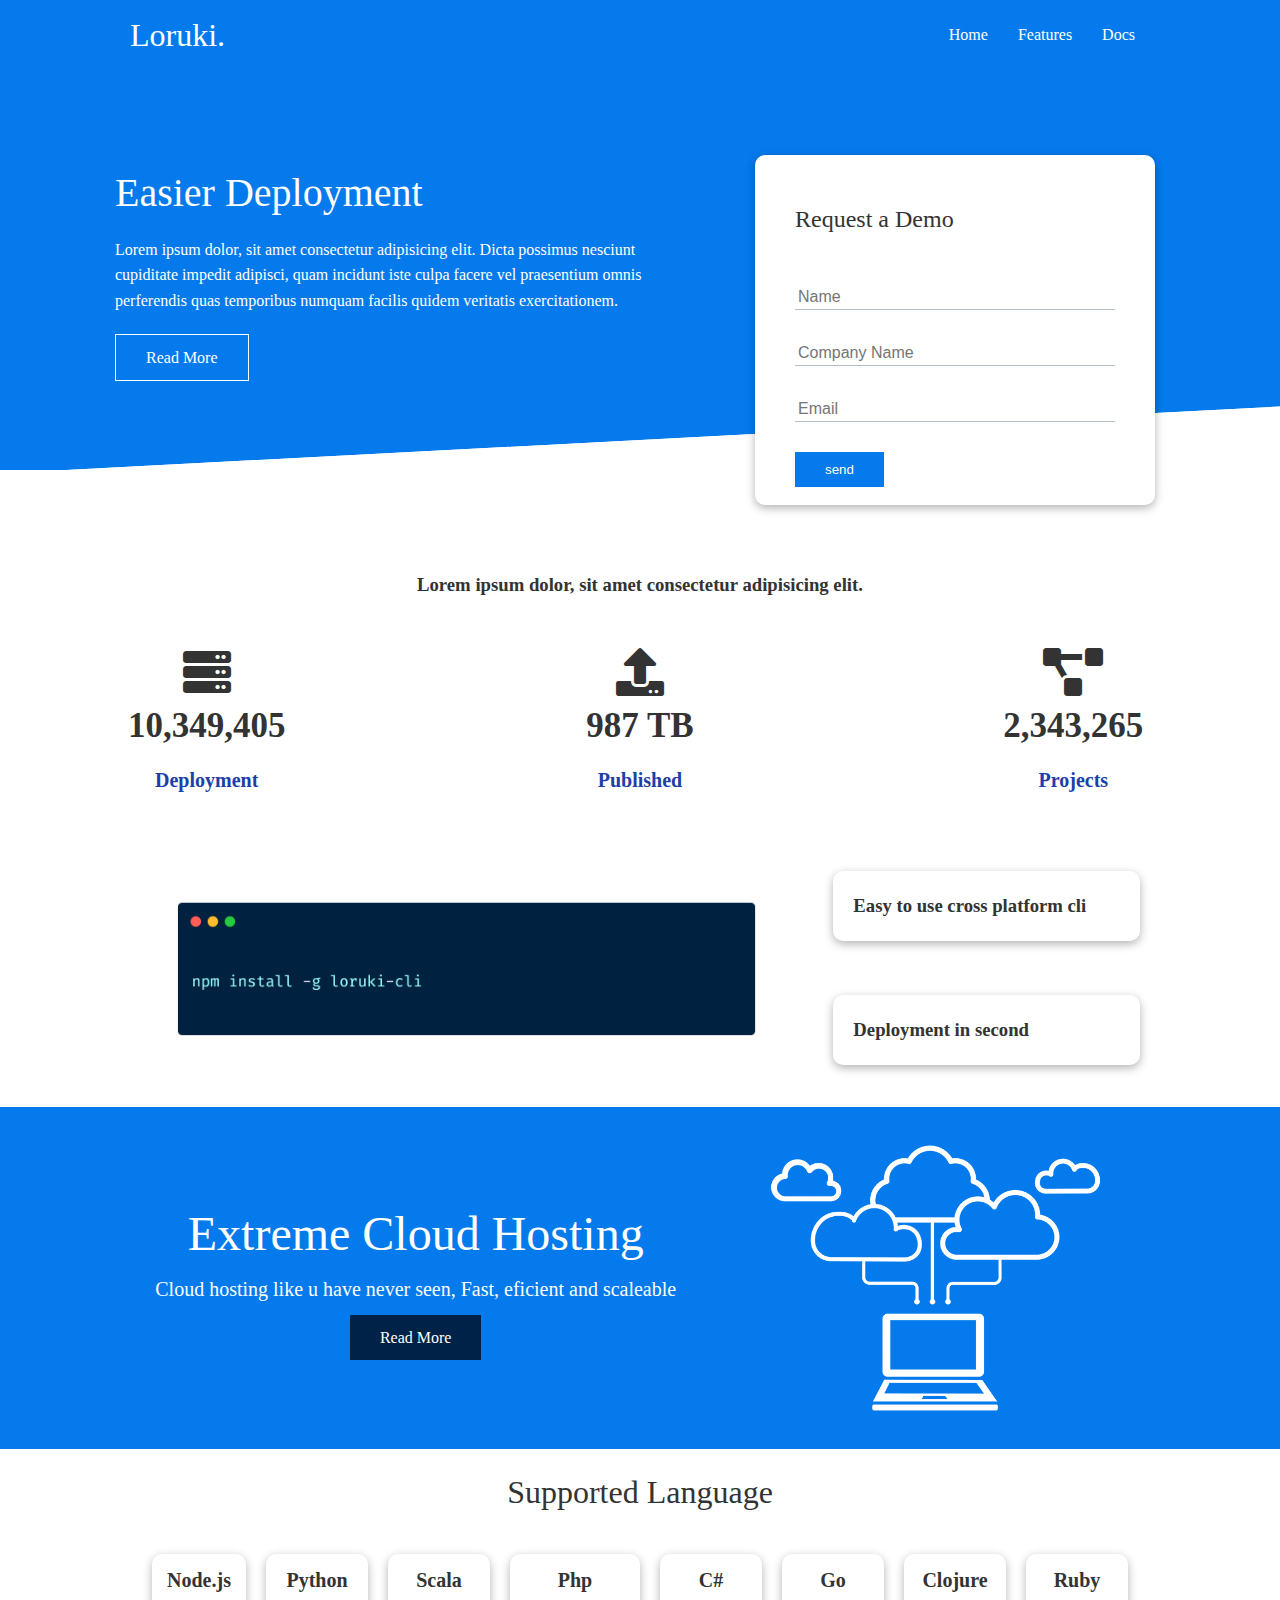
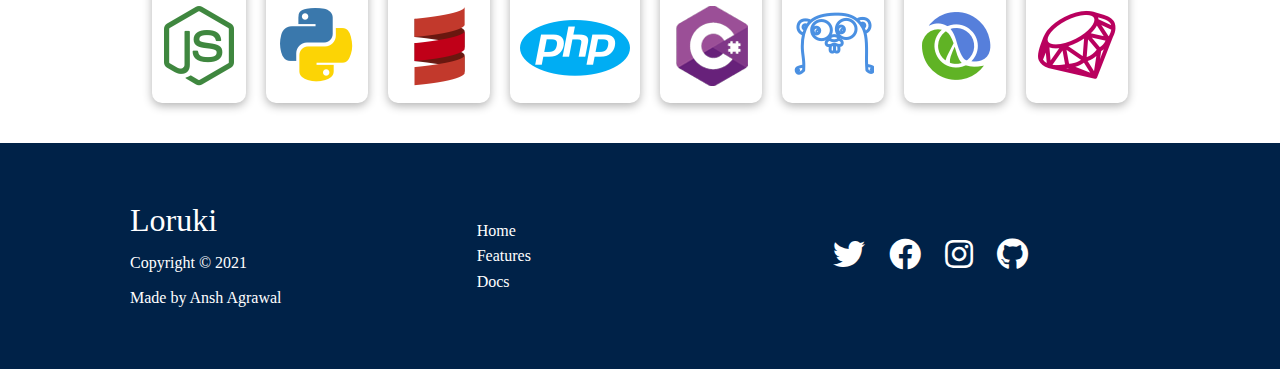
<file: index.html>
<!DOCTYPE html>
<html lang="en">
  <head>
    <meta charset="UTF-8" />
    <meta http-equiv="X-UA-Compatible" content="IE=edge" />
    <meta name="viewport" content="width=device-width, initial-scale=1.0" />

    <link rel="stylesheet" href="css/utilities.css" />
    <link rel="stylesheet" href="css/index.css" />
    <link
      rel="stylesheet"
      href="https://cdnjs.cloudflare.com/ajax/libs/font-awesome/5.15.3/css/all.min.css"
    />

    <title>Loruki</title>
  </head>
  <body>
    <div class="navbar">
      <div class="container flex">
        <h1 class="logo">Loruki.</h1>
        <nav>
          <ul>
            <li><a href="index.html">Home</a></li>
            <li><a href="features.html">Features</a></li>
            <li><a href="docs.html">Docs</a></li>
          </ul>
        </nav>
      </div>
    </div>
    <!-- showcase -->
    <section class="showcase">
      <div class="container grid">
        <div class="showcase-text">
          <h1>Easier Deployment</h1>
          <p>
            Lorem ipsum dolor, sit amet consectetur adipisicing elit. Dicta
            possimus nesciunt cupiditate impedit adipisci, quam incidunt iste
            culpa facere vel praesentium omnis perferendis quas temporibus
            numquam facilis quidem veritatis exercitationem.
          </p>
          <a href="features.html" class="btn btn-outline">Read More</a>
        </div>
        <div class="showcase-form card">
          <h2>Request a Demo</h2>
          <form
            name="contact"
            method="POST"
            netlify-honeypot="bot-field"
            data-netlify="true"
          >
            <input type="hidden" name="form-name" value="contact" />
            <p class="hidden">
              <label
                >Don’t fill this out if you’re human: <input name="bot-field"
              /></label>
            </p>
            <div class="form-control">
              <input type="text" name="name" placeholder="Name" />
            </div>
            <div class="form-control">
              <input type="text" name="company" placeholder="Company Name" />
            </div>
            <div class="form-control">
              <input type="email" name="email" placeholder="Email" />
            </div>
            <input type="submit" value="send" class="btn btn-primary" />
          </form>
        </div>
      </div>
    </section>

    <!-- stats -->
    <section class="stats">
      <div class="container"></div>
      <h3 class="stats-heading text-center my-1">
        Lorem ipsum dolor, sit amet consectetur adipisicing elit.
      </h3>
      <div class="grid grid-3 text-center my-4">
        <div>
          <i class="fas fa-server fa-3x"></i>
          <h3>10,349,405</h3>
          <p class="text-secondary">Deployment</p>
        </div>
        <div>
          <i class="fas fa-upload fa-3x"></i>
          <h3>987 TB</h3>
          <p class="text-secondary">Published</p>
        </div>
        <div>
          <i class="fas fa-project-diagram fa-3x"></i>
          <h3>2,343,265</h3>
          <p class="text-secondary">Projects</p>
        </div>
      </div>
    </section>
    <!-- cli -->
    <section class="cli">
      <div class="container grid">
        <img src="./images/cli.png" alt="cli" />
        <div class="card">
          <h3>Easy to use cross platform cli</h3>
        </div>
        <div class="card">
          <h3>Deployment in second</h3>
        </div>
      </div>
    </section>

    <!-- cloud -->
    <section class="cloud bg-primary my-2 py-2">
      <div class="container grid">
        <div class="text-center">
          <h1 class="lg">Extreme Cloud Hosting</h1>
          <p class="lead">
            Cloud hosting like u have never seen, Fast, eficient and scaleable
          </p>
          <a href="features.html" class="btn btn-dark">Read More</a>
        </div>
        <img src="./images/cloud.png" alt="cloud" />
      </div>
    </section>

    <!-- languages -->
    <section class="languages">
      <h2 class="md text-center my-2">Supported Language</h2>
      <div class="container flex">
        <div class="card">
          <h4>Node.js</h4>
          <img src="./images/logos/node.png" alt="node.js" />
        </div>
        <div class="card">
          <h4>Python</h4>
          <img src="./images/logos/python.png" alt="Python" />
        </div>
        <div class="card">
          <h4>Scala</h4>
          <img src="./images/logos/scala.png" alt="Scala" />
        </div>
        <div class="card">
          <h4>Php</h4>
          <img src="./images/logos/php.png" alt="Php" />
        </div>
        <div class="card">
          <h4>C#</h4>
          <img src="./images/logos/csharp.png" alt="c-sharp" />
        </div>
        <div class="card">
          <h4>Go</h4>
          <img src="./images/logos/go.png" alt="go" />
        </div>
        <div class="card">
          <h4>Clojure</h4>
          <img src="./images/logos/clojure.png" alt="clojure" />
        </div>
        <div class="card">
          <h4>Ruby</h4>
          <img src="./images/logos/ruby.png" alt="Ruby" />
        </div>
      </div>
    </section>
    <!-- footer -->
    <footer class="footer bg-dark py-4">
      <div class="container grid grid-3">
        <div>
          <h1>Loruki</h1>
          <p>Copyright &copy; 2021</p>
          <p>Made by Ansh Agrawal</p>
        </div>
        <nav>
          <ul>
            <li><a href="index.html">Home</a></li>
            <li><a href="features.html">Features</a></li>
            <li><a href="docs.html">Docs</a></li>
          </ul>
        </nav>
        <div class="social">
          <a href="#"><i class="fab fa-twitter fa-2x"></i></a>
          <a href="#"><i class="fab fa-facebook fa-2x"></i></a>
          <a href="#"><i class="fab fa-instagram fa-2x"></i></a>
          <a href="#"><i class="fab fa-github fa-2x"></i></a>
        </div>
      </div>
    </footer>
  </body>
</html>
</file>
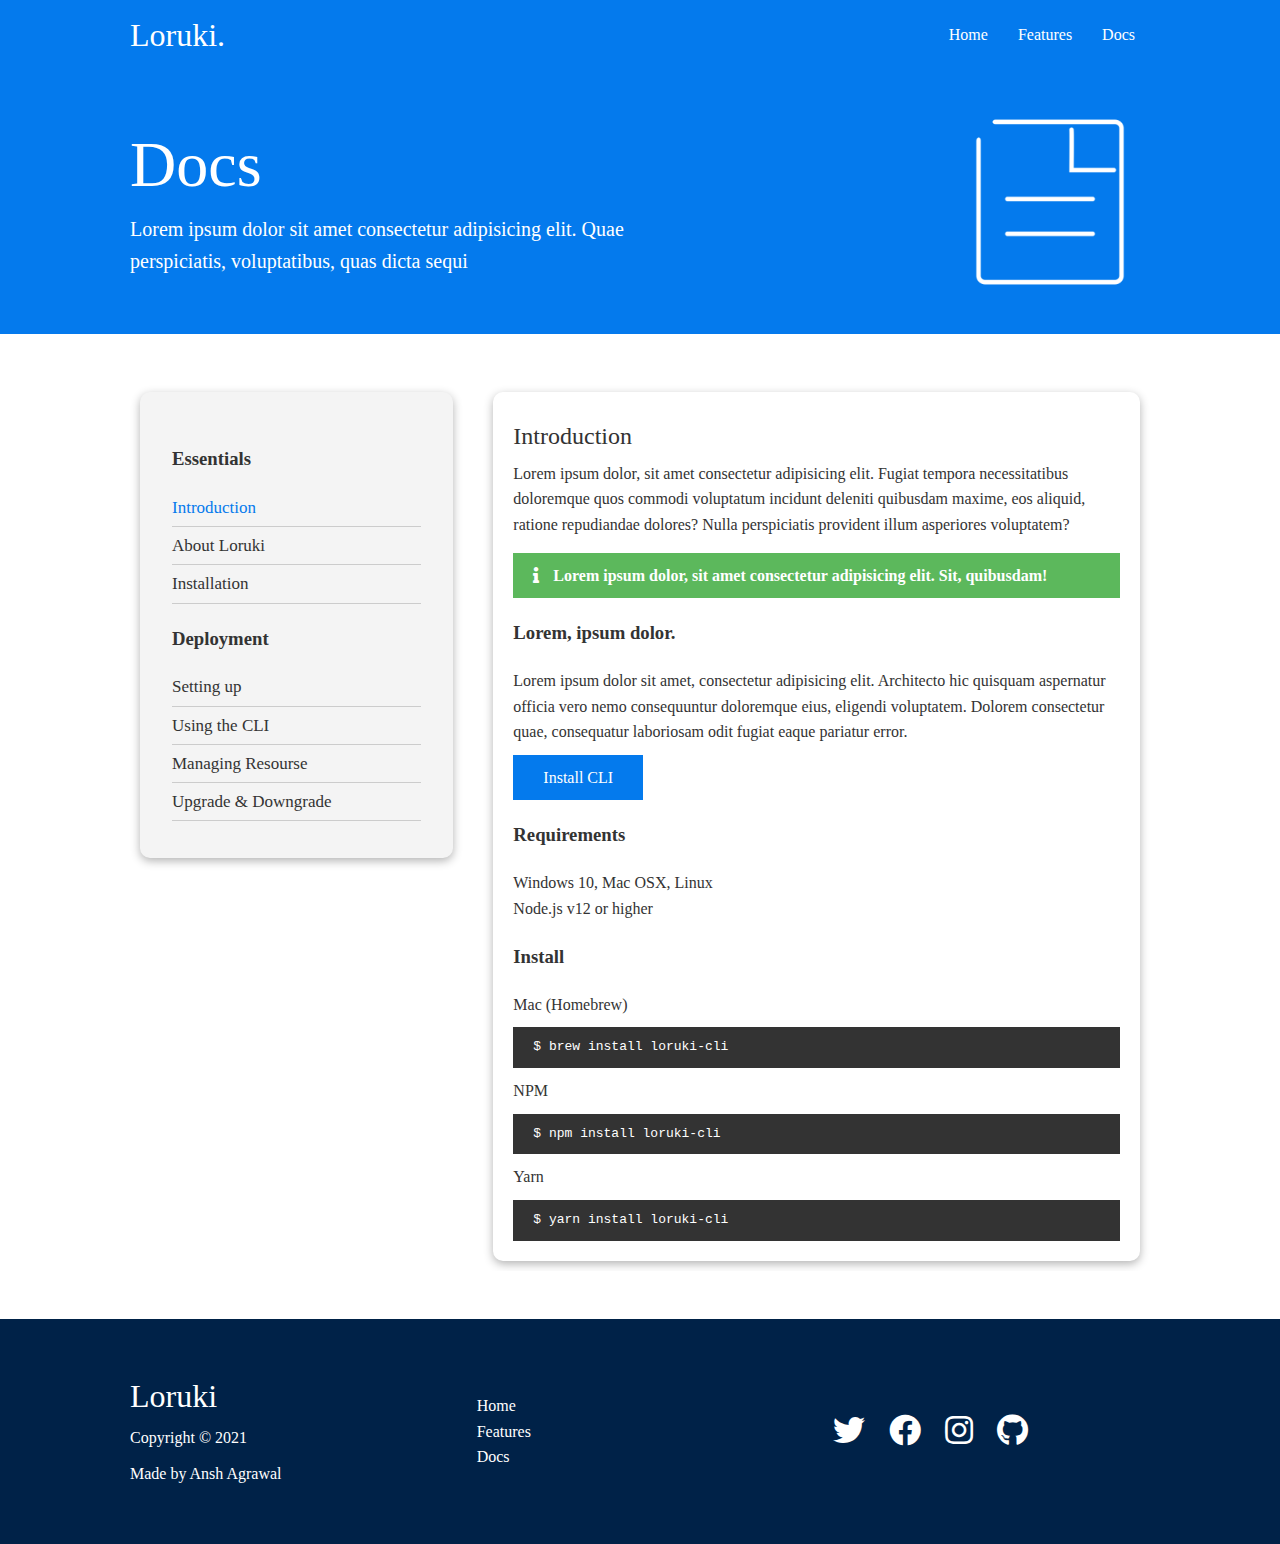
<file: docs.html>
<!DOCTYPE html>
<html lang="en">
  <head>
    <meta charset="UTF-8" />
    <meta http-equiv="X-UA-Compatible" content="IE=edge" />
    <meta name="viewport" content="width=device-width, initial-scale=1.0" />

    <link rel="stylesheet" href="css/utilities.css" />
    <link rel="stylesheet" href="css/index.css" />
    <link
      rel="stylesheet"
      href="https://cdnjs.cloudflare.com/ajax/libs/font-awesome/5.15.3/css/all.min.css"
    />

    <title>Loruki</title>
  </head>
  <body>
    <div class="navbar">
      <div class="container flex">
        <h1 class="logo">Loruki.</h1>
        <nav>
          <ul>
            <li><a href="index.html">Home</a></li>
            <li><a href="features.html">Features</a></li>
            <li><a href="docs.html">Docs</a></li>
          </ul>
        </nav>
      </div>
    </div>
    <!-- head  -->
    <section class="docs-head bg-primary py-3">
      <div class="container grid">
        <div>
          <h1 class="xl">Docs</h1>
          <p class="lead">
            Lorem ipsum dolor sit amet consectetur adipisicing elit. Quae
            perspiciatis, voluptatibus, quas dicta sequi
          </p>
        </div>
        <img src="./images/docs.png" alt="docs" />
      </div>
    </section>
    <section class="docs-main my-4">
      <div class="container grid">
        <div class="card bg-light p-3">
          <h3 class="my-2">Essentials</h3>
          <nav>
            <ul>
              <li><a href="#" class="text-primary">Introduction</a></li>
              <li><a href="#">About Loruki</a></li>
              <li><a href="#">Installation</a></li>
            </ul>
          </nav>
          <h3 class="my-2">Deployment</h3>
          <nav>
            <ul>
              <li><a href="#">Setting up</a></li>
              <li><a href="#">Using the CLI</a></li>
              <li><a href="#">Managing Resourse</a></li>
              <li><a href="#">Upgrade & Downgrade</a></li>
            </ul>
          </nav>
        </div>
        <div class="card">
          <h2>Introduction</h2>
          <p>
            Lorem ipsum dolor, sit amet consectetur adipisicing elit. Fugiat
            tempora necessitatibus doloremque quos commodi voluptatum incidunt
            deleniti quibusdam maxime, eos aliquid, ratione repudiandae dolores?
            Nulla perspiciatis provident illum asperiores voluptatem?
          </p>
          <div class="alert alert-success">
            <i class="fas fa-info"></i>
            Lorem ipsum dolor, sit amet consectetur adipisicing elit. Sit,
            quibusdam!
          </div>
          <h3>Lorem, ipsum dolor.</h3>
          <p>
            Lorem ipsum dolor sit amet, consectetur adipisicing elit. Architecto
            hic quisquam aspernatur officia vero nemo consequuntur doloremque
            eius, eligendi voluptatem. Dolorem consectetur quae, consequatur
            laboriosam odit fugiat eaque pariatur error.
          </p>
          <a href="#" class="btn btn-primary">Install CLI</a>
          <h3>Requirements</h3>
          <ul>
            <li>Windows 10, Mac OSX, Linux</li>
            <li>Node.js v12 or higher</li>
          </ul>
          <h3>Install</h3>
          <p>Mac (Homebrew)</p>
          <pre><code>$ brew install loruki-cli</code></pre>
          <p>NPM</p>
          <pre><code>$ npm install loruki-cli</code></pre>
          <p>Yarn</p>
          <pre><code>$ yarn install loruki-cli</code></pre>
        </div>
      </div>
    </section>
    <!-- footer  -->
    <footer class="footer bg-dark py-4">
      <div class="container grid grid-3">
        <div>
          <h1>Loruki</h1>
          <p>Copyright &copy; 2021</p>
          <p>Made by Ansh Agrawal</p>
        </div>
        <nav>
          <ul>
            <li><a href="index.html">Home</a></li>
            <li><a href="features.html">Features</a></li>
            <li><a href="docs.html">Docs</a></li>
          </ul>
        </nav>
        <div class="social">
          <a href="#"><i class="fab fa-twitter fa-2x"></i></a>
          <a href="#"><i class="fab fa-facebook fa-2x"></i></a>
          <a href="#"><i class="fab fa-instagram fa-2x"></i></a>
          <a href="#"><i class="fab fa-github fa-2x"></i></a>
        </div>
      </div>
    </footer>
  </body>
</html>
</file>
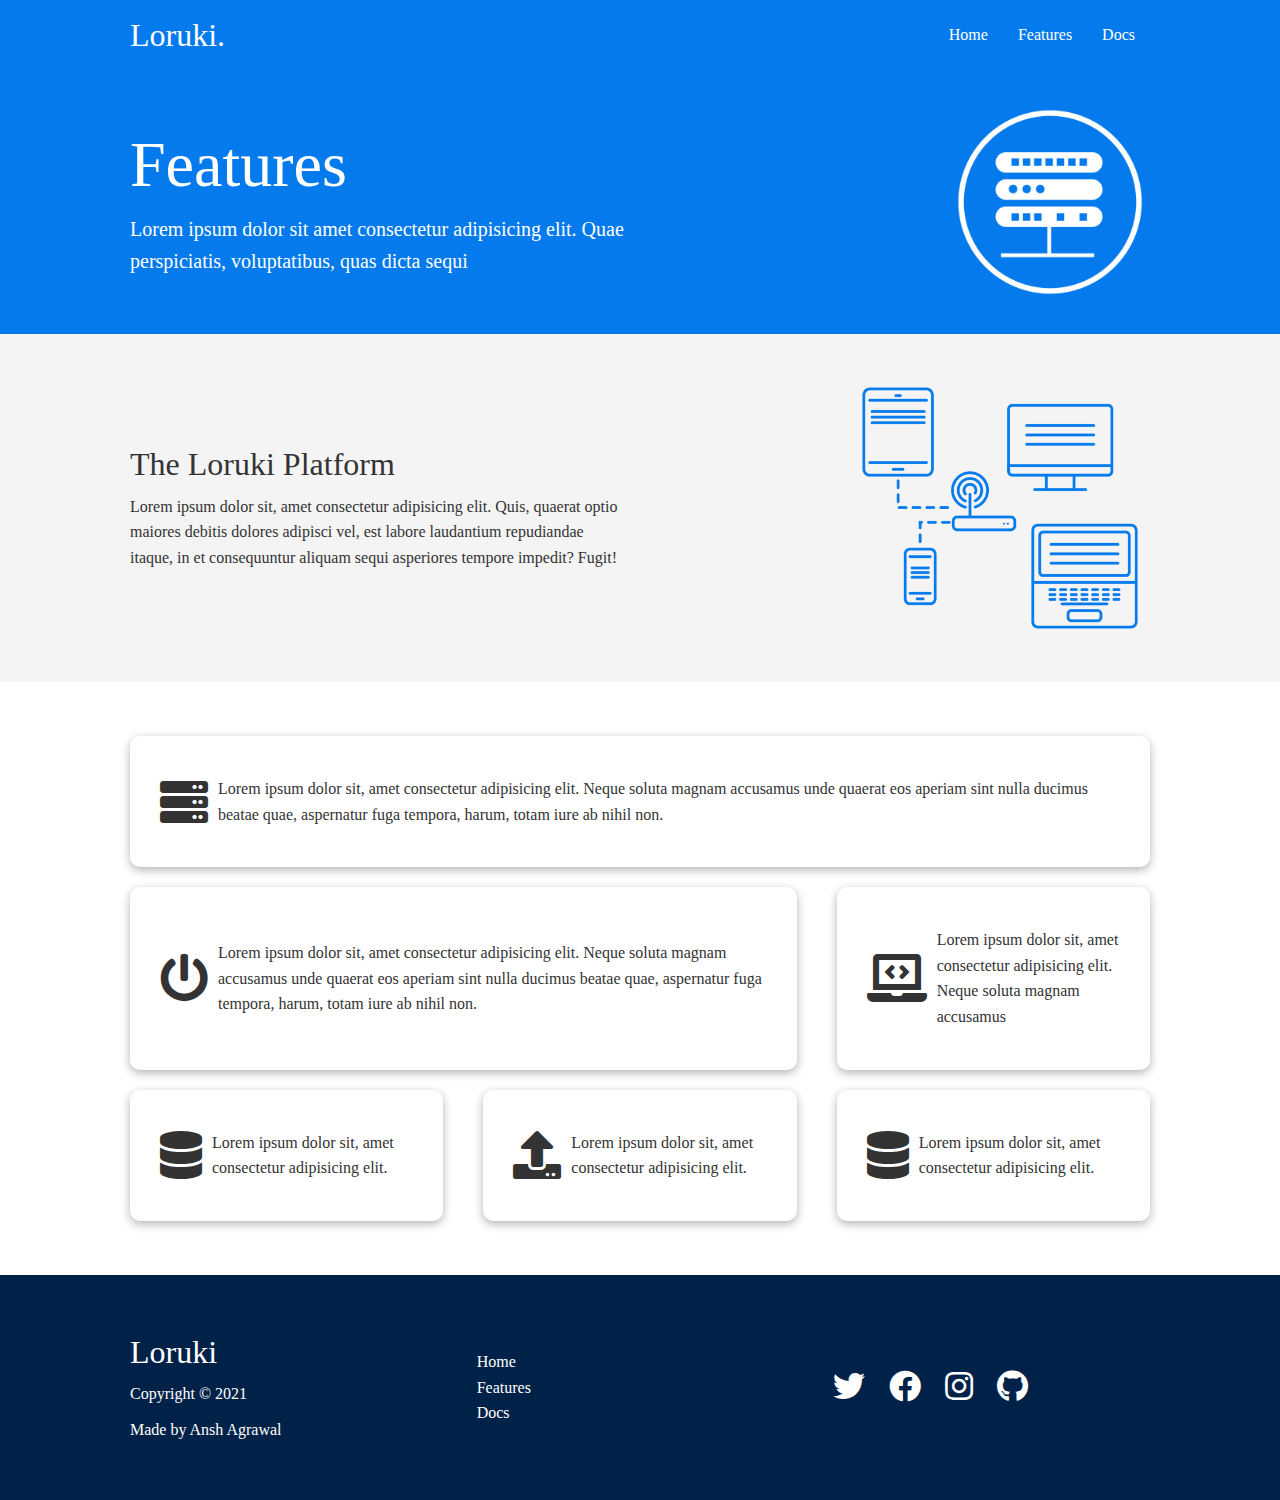
<file: features.html>
<!DOCTYPE html>
<html lang="en">
  <head>
    <meta charset="UTF-8" />
    <meta http-equiv="X-UA-Compatible" content="IE=edge" />
    <meta name="viewport" content="width=device-width, initial-scale=1.0" />

    <link rel="stylesheet" href="css/utilities.css" />
    <link rel="stylesheet" href="css/index.css" />
    <link
      rel="stylesheet"
      href="https://cdnjs.cloudflare.com/ajax/libs/font-awesome/5.15.3/css/all.min.css"
    />

    <title>Loruki</title>
  </head>
  <body>
    <div class="navbar">
      <div class="container flex">
        <h1 class="logo">Loruki.</h1>
        <nav>
          <ul>
            <li><a href="index.html">Home</a></li>
            <li><a href="features.html">Features</a></li>
            <li><a href="docs.html">Docs</a></li>
          </ul>
        </nav>
      </div>
    </div>
    <!-- head  -->
    <section class="features-head bg-primary py-3">
      <div class="container grid">
        <div>
          <h1 class="xl">Features</h1>
          <p class="lead">
            Lorem ipsum dolor sit amet consectetur adipisicing elit. Quae
            perspiciatis, voluptatibus, quas dicta sequi
          </p>
        </div>
        <img src="./images/server.png" alt="server" />
      </div>
    </section>

    <!-- sub head  -->
    <section class="features-sub-head bg-light py-2">
      <div class="container grid">
        <div>
          <h1 class="md">The Loruki Platform</h1>
          <p>
            Lorem ipsum dolor sit, amet consectetur adipisicing elit. Quis,
            quaerat optio maiores debitis dolores adipisci vel, est labore
            laudantium repudiandae itaque, in et consequuntur aliquam sequi
            asperiores tempore impedit? Fugit!
          </p>
        </div>
        <img src="./images/server2.png" alt="server" />
      </div>
    </section>

    <section class="features-main my-2">
      <div class="container grid grid-3">
        <div class="card flex">
          <i class="fas fa-server fa-3x"></i>
          <p>
            Lorem ipsum dolor sit, amet consectetur adipisicing elit. Neque
            soluta magnam accusamus unde quaerat eos aperiam sint nulla ducimus
            beatae quae, aspernatur fuga tempora, harum, totam iure ab nihil
            non.
          </p>
        </div>
        <div class="card flex">
          <i class="fas fa-power-off fa-3x"></i>
          <p>
            Lorem ipsum dolor sit, amet consectetur adipisicing elit. Neque
            soluta magnam accusamus unde quaerat eos aperiam sint nulla ducimus
            beatae quae, aspernatur fuga tempora, harum, totam iure ab nihil
            non.
          </p>
        </div>
        <div class="card flex">
          <i class="fas fa-laptop-code fa-3x"></i>
          <p>
            Lorem ipsum dolor sit, amet consectetur adipisicing elit. Neque
            soluta magnam accusamus
          </p>
        </div>
        <div class="card flex">
          <i class="fas fa-database fa-3x"></i>
          <p>Lorem ipsum dolor sit, amet consectetur adipisicing elit.</p>
        </div>
        <div class="card flex">
          <i class="fas fa-upload fa-3x"></i>
          <p>Lorem ipsum dolor sit, amet consectetur adipisicing elit.</p>
        </div>
        <div class="card flex">
          <i class="fas fa-database fa-3x"></i>
          <p>Lorem ipsum dolor sit, amet consectetur adipisicing elit.</p>
        </div>
      </div>
    </section>
    <!-- footer  -->
    <footer class="footer bg-dark py-4">
      <div class="container grid grid-3">
        <div>
          <h1>Loruki</h1>
          <p>Copyright &copy; 2021</p>
          <p>Made by Ansh Agrawal</p>
        </div>
        <nav>
          <ul>
            <li><a href="index.html">Home</a></li>
            <li><a href="features.html">Features</a></li>
            <li><a href="docs.html">Docs</a></li>
          </ul>
        </nav>
        <div class="social">
          <a href="#"><i class="fab fa-twitter fa-2x"></i></a>
          <a href="#"><i class="fab fa-facebook fa-2x"></i></a>
          <a href="#"><i class="fab fa-instagram fa-2x"></i></a>
          <a href="#"><i class="fab fa-github fa-2x"></i></a>
        </div>
      </div>
    </footer>
  </body>
</html>
</file>
<file: css/utilities.css>
.container {
  max-width: 1100px;
  padding: 0 40px;
  margin: 0 auto;
  overflow: hidden;
}

.card {
  background-color: white;
  color: #333;
  border-radius: 10px;
  box-shadow: 0 3px 10px rgba(0, 0, 0, 0.3);
  padding: 20px;
  margin: 10px;
}

.btn {
  display: inline-block;
  padding: 10px 30px;
  cursor: pointer;
  background: var(--primary-color);
  color: #fff;
  border: none;
}

.btn-outline {
  background-color: transparent;
  border: 1px #fff solid;
}

.btn:hover {
  transform: scale(0.98);
}

.bg-primary,
.btn-primary {
  background-color: var(--primary-color);
  color: #fff;
}
.bg-secondary,
.btn-secondary {
  background-color: var(--secondary-color);
  color: #fff;
}
.bg-dark,
.btn-dark {
  background-color: var(--dark-color);
  color: #fff;
}
.bg-light,
.btn-light {
  background-color: var(--light-color);
  color: #333;
}
.text-primary {
  color: var(--primary-color);
}
.text-secondary {
  color: var(--secondary-color);
}
.text-dark {
  color: var(--dark-color);
}
.text-light {
  color: var(--light-color);
}

.bg-primary a,
.btn-primary a,
.bg-secondary a,
.btn-secondary a,
.bg-dark a,
.btn-dark a {
  color: #fff;
}

.lead {
  font-size: 20px;
}

.sm {
  font-size: 1rem;
}

.md {
  font-size: 2rem;
}

.lg {
  font-size: 3rem;
}
.xl {
  font-size: 4rem;
}

.text-center {
  text-align: center;
}

.alert {
  background-color: var(--light-color);
  padding: 10px 20px;
  font-weight: bold;
  margin: 15px 0;
}

.alert i {
  margin-right: 10px;
}

.alert-success {
  background-color: var(--success-color);
  color: #fff;
}
.alert-error {
  background-color: var(--error-color);
  color: #fff;
}

.flex {
  display: flex;
  justify-content: center;
  align-items: center;
  height: 100%;
}

.grid {
  display: grid;
  grid-template-columns: repeat(2, 1fr);
  gap: 20px;
  justify-content: center;
  align-items: center;
  height: 100%;
}

.grid-3 {
  grid-template-columns: repeat(3, 1fr);
}

.my-1 {
  margin: 1rem 0;
}

.my-2 {
  margin: 1.5rem 0;
}

.my-3 {
  margin: 2rem 0;
}

.my-4 {
  margin: 3rem 0;
}

.m-1 {
  margin: 1rem;
}

.m-2 {
  margin: 1.5rem;
}

.m-3 {
  margin: 2rem;
}

.m-4 {
  margin: 3rem;
}

.py-1 {
  padding: 1rem 0;
}

.py-2 {
  padding: 1.5rem 0;
}

.py-3 {
  padding: 2rem 0;
}

.py-4 {
  padding: 3rem 0;
}

.p-1 {
  padding: 1rem;
}

.p-2 {
  padding: 1.5rem;
}

.p-3 {
  padding: 2rem;
}

.p-4 {
  padding: 3rem;
}
</file>
<file: css/index.css>
@import url("https://fonts.googleapis.com/css2?family=Lato:wght@300&display=swap");

:root {
  --primary-color: #047aed;
  --secondary-color: #1c3fa8;
  --dark-color: #002248;
  --light-color: #f4f4f4;
  --success-color: #5cb85c;
  --error-color: #d9534f;
}

* {
  box-sizing: border-box;
  padding: 0;
  margin: 0;
}

body {
  font-family: border-box;
  color: #333;
  line-height: 1.6;
}

ul {
  list-style-type: none;
}

a {
  text-decoration: none;
  color: #333;
}

h1,
h2 {
  font-weight: 300;
  line-height: 1.2;
  margin: 10px 0;
}

p {
  margin: 10px 0;
}

img {
  width: 100%;
}

.hidden {
  visibility: hidden;
  height: 0;
}

.navbar {
  background-color: var(--primary-color);
  color: #fff;
  height: 70px;
}

.navbar ul {
  display: flex;
}

.navbar a {
  padding: 10px;
  margin: 0 5px;
  color: #fff;
}

.navbar a:hover {
  border-bottom: 2px #fff solid;
}

.navbar .flex {
  justify-content: space-between;
}
/* Showcase */

.showcase {
  background-color: var(--primary-color);
  height: 400px;
  color: #fff;
  position: relative;
}

.showcase h1 {
  font-size: 40px;
}

.showcase p {
  margin: 20px 0;
}

.showcase .grid {
  overflow: visible;
  grid-template-columns: 55% 45%;
  gap: 30px;
}

.showcase-text {
  animation: slideInFromLeft 1s ease-in;
}

.showcase-form {
  position: relative;
  top: 60px;
  height: 350px;
  width: 400px;
  padding: 40px;
  z-index: 100;
  justify-self: flex-end;
  animation: slideInFromRight 1s ease-in;
}

.showcase-form .form-control {
  margin: 30px 0;
}
.showcase-form .form-control input {
  border: 0;
  border-bottom: 1px solid #b4becb;
  width: 100%;
  padding: 3px;
  font-size: 16px;
  outline: none;
}

.showcase::before,
.showcase::after {
  content: "";
  position: absolute;
  height: 100px;
  bottom: -70px;
  right: 0;
  left: 0;
  background: #fff;
  transform: skewY(-3deg);
  -webkit-transform: skewY(-3deg);
  -moz-transform: skewY(-3deg);
  -ms-transform: skewY(-3deg);
}

/* stats */
.stats {
  padding-top: 100px;
  animation: slideInFromBottom 1s ease-in;
}

.stats-heading {
  max-width: 500px;
  margin: auto;
}

.stats .grid h3 {
  font-size: 35px;
}

.stats .grid p {
  font-size: 20px;
  font-weight: bold;
}

/* cli */
.cli .grid {
  grid-template-columns: repeat(3, 1fr);
  grid-template-rows: repeat(2, 1fr);
}

.cli .grid > *:first-child {
  grid-column: 1 / span 2;
  grid-row: 1 / span 2;
}

/* cloud */

.cloud .grid {
  grid-template-columns: 4fr 3fr;
}

/* languages */

.languages .flex {
  flex-wrap: wrap;
}

.languages .card {
  text-align: center;
  margin: 18px 10px 40px;
  padding: 10px;
  transition: transform 0.2s ease-in;
}

.languages .card h4 {
  font-size: 20px;
  margin-bottom: 10px;
}

.languages .card:hover {
  transform: translateY(-15px);
}

/* features */

.features-head img,
.docs-head img {
  width: 200px;
  justify-self: flex-end;
}
.features-sub-head img {
  width: 300px;
  justify-self: flex-end;
}

/* features  */

.features-main .card > i {
  margin: 0 10px;
}
.features-main .grid {
  padding: 30px;
}
.features-main .grid > *:first-child {
  grid-column: 1 / span 3;
}
.features-main .grid > *:nth-child(2) {
  grid-column: 1 / span 2;
}
/*  */
.docs-main h3 {
  margin: 20px 0;
}

.docs-main .grid {
  grid-template-columns: 1fr 2fr;
  align-items: flex-start;
}

.docs-main nav li {
  font-size: 17px;
  padding-bottom: 5px;
  margin-bottom: 5px;
  border-bottom: 1px #ccc solid;
}

.docs-main a:hover {
  font-weight: bold;
}

code,
pre {
  background: #333;
  color: #fff;
  padding: 10px;
}
/*  */
.footer .social a {
  margin: 0 10px;
}

/* animation */
@keyframes slideInFromLeft {
  0% {
    transform: translateX(-100%);
  }

  100% {
    transform: translateX(0);
  }
}
@keyframes slideInFromRight {
  0% {
    transform: translateX(100%);
  }

  100% {
    transform: translateX(0);
  }
}
@keyframes slideInFromTop {
  0% {
    transform: translateY(-100%);
  }

  100% {
    transform: translateX(0);
  }
}
@keyframes slideInFromBottom {
  0% {
    transform: translateY(100%);
  }

  100% {
    transform: translateX(0);
  }
}

/* Tablets and under */
@media (max-width: 768px) {
  .grid,
  .showcase .grid,
  .stats .grid,
  .cli .grid,
  .cloud .grid,
  .features-main .grid,
  .docs-main .grid {
    grid-template-columns: 1fr;
    grid-template-rows: 1fr;
  }

  .showcase {
    height: auto;
  }

  .showcase-text {
    text-align: center;
    margin-top: 40px;
    animation: slideInFromTop 1s ease-in;
  }

  .showcase-form {
    justify-self: center;
    margin: auto;
  }

  .cli .grid > *:first-child {
    grid-column: 1;
    grid-row: 1;
  }

  .features-head,
  .features-sub-head,
  .docs-head {
    text-align: center;
  }
  .features-head img,
  .features-sub-head img,
  .docs-head img {
    justify-self: center;
  }

  .features-main .grid > *:first-child,
  .features-main .grid > *:nth-child(2) {
    grid-column: 1;
  }
}

/* Mobile */
@media (max-width: 500px) {
  .navbar {
    height: 110px;
  }

  .navbar .flex {
    flex-direction: column;
  }

  .navbar ul {
    padding: 10px;
    background-color: rgba(0, 0, 0, 0.1);
  }
}

@media (max-width: 400px) {
  .showcase-form {
    width: auto;
  }
}
</file>
